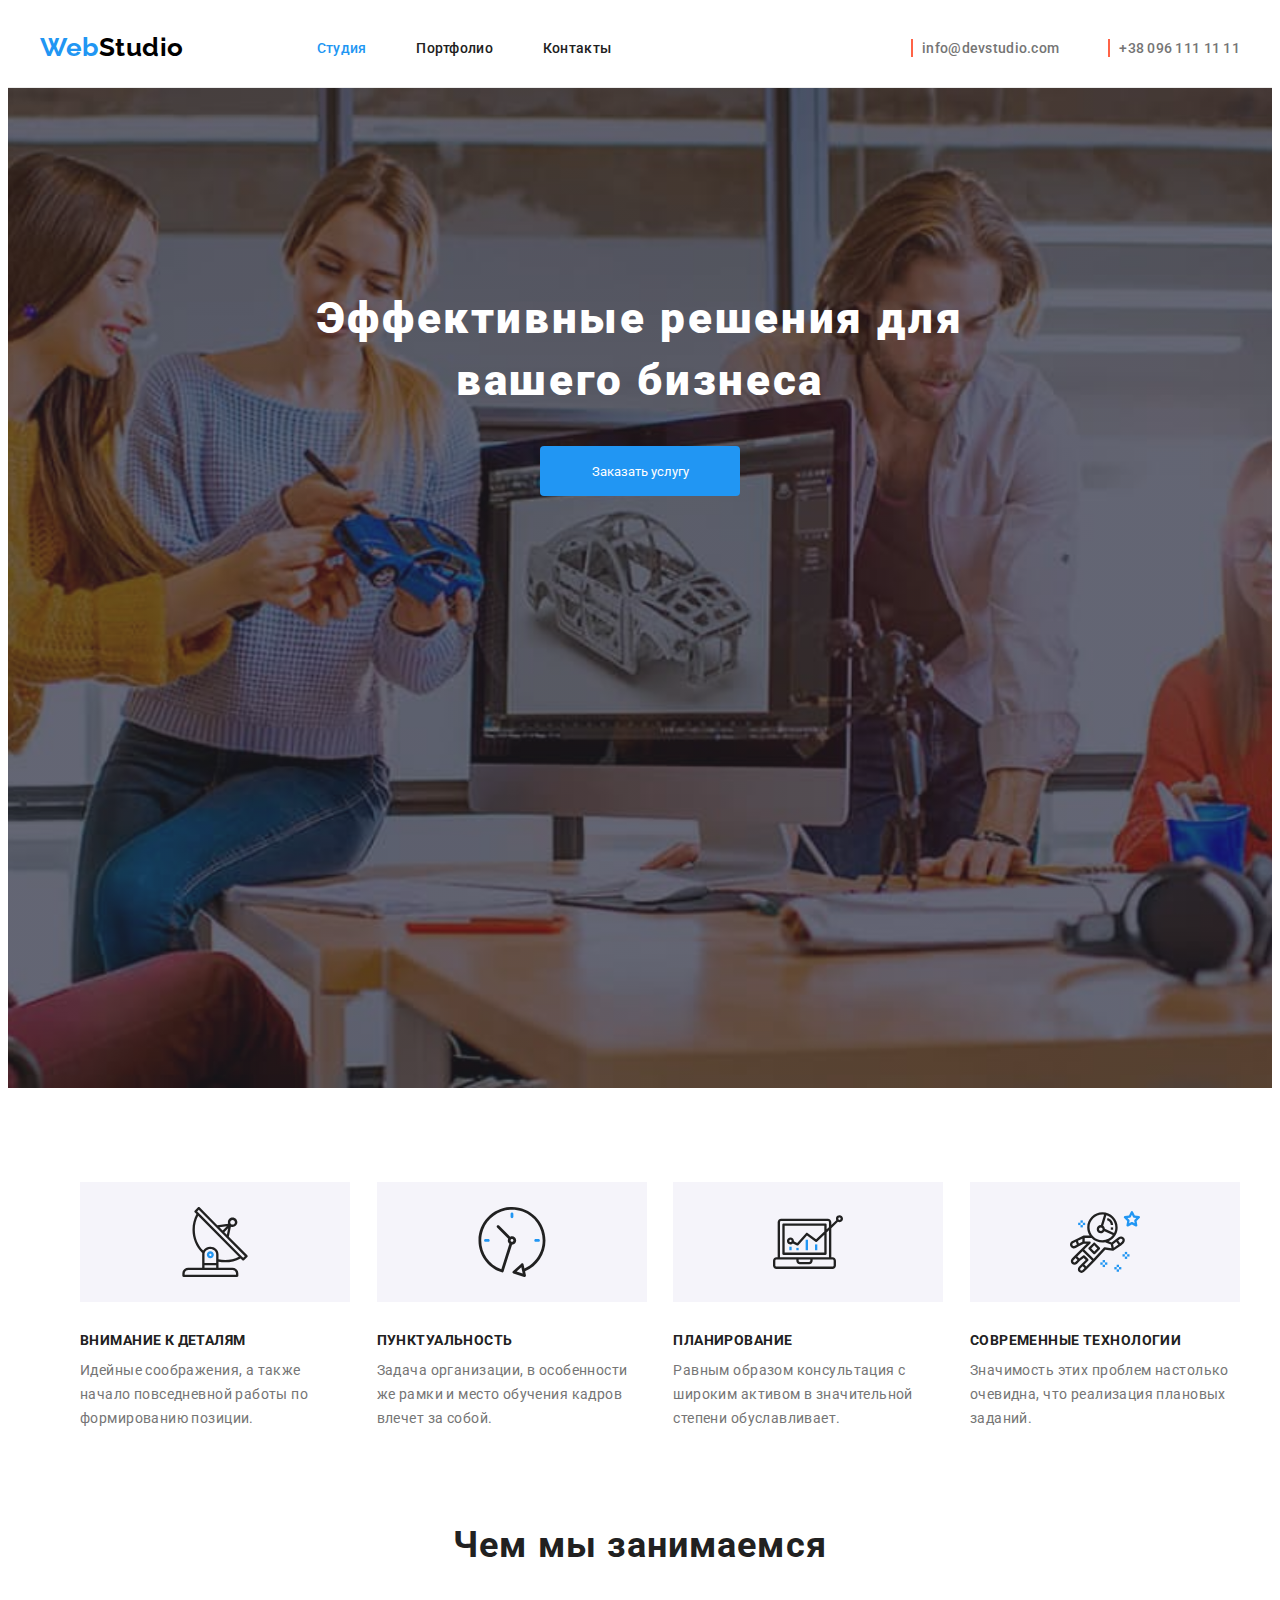
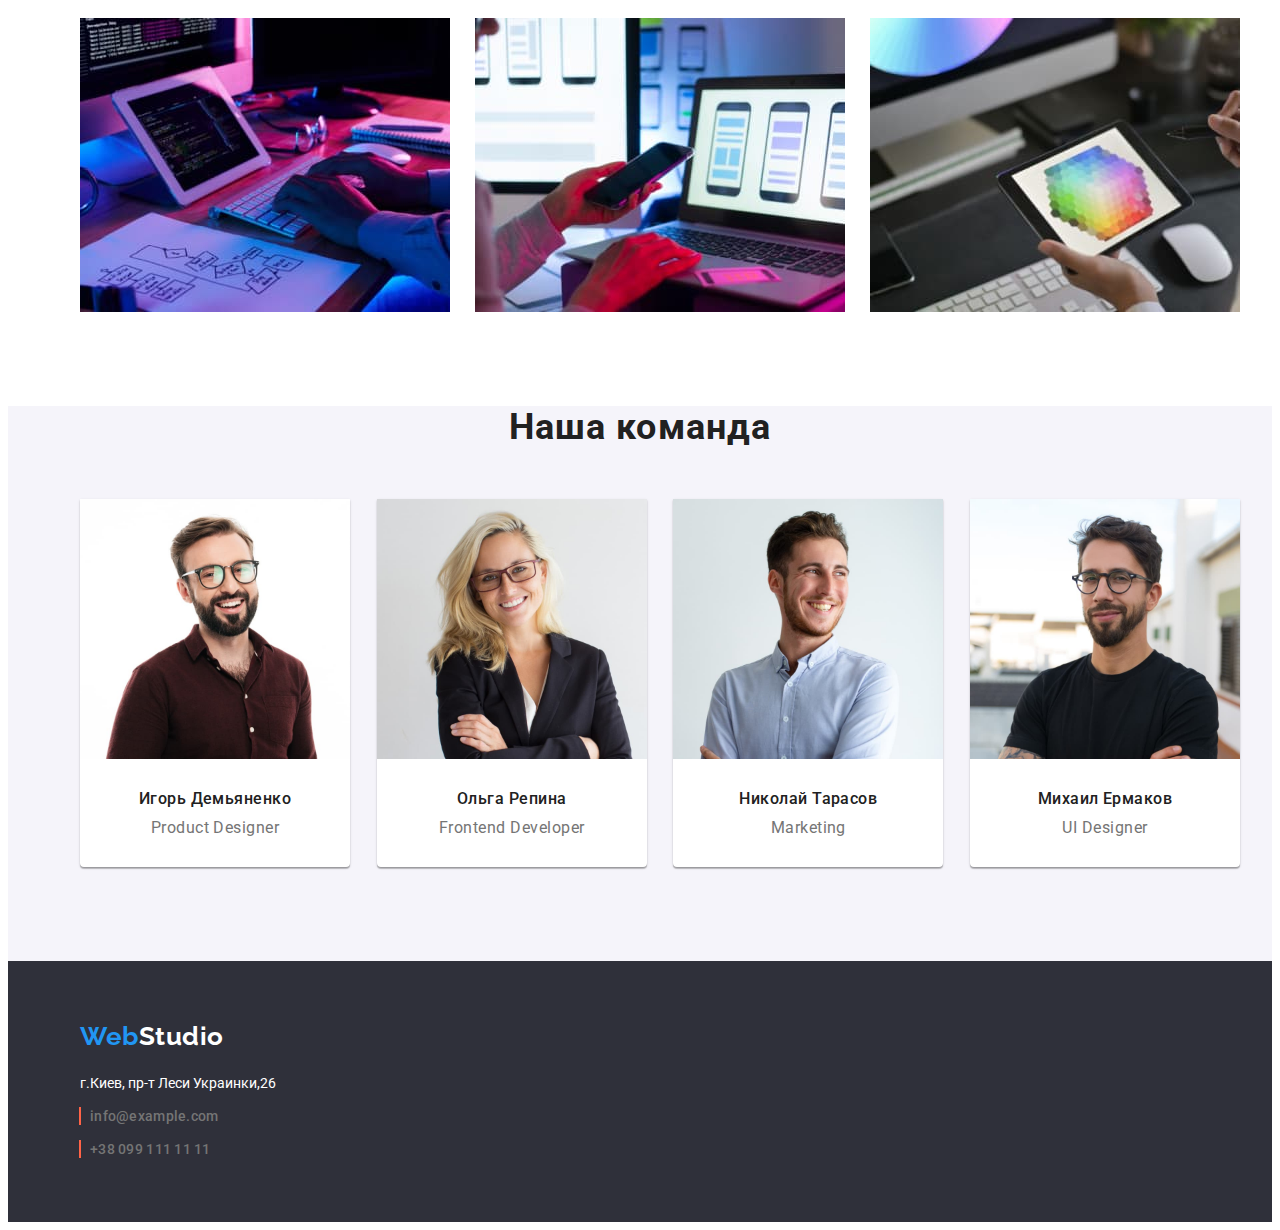
<file: index.html>
<!DOCTYPE html>
<html lang="ru">

<head>
    <meta charset="UTF-8">
    <meta http-equiv="X-UA-Compatible" content="IE=edge">
    <meta name="viewport" content="width=device-width, initial-scale=1.0">
    <title>Document</title>
    <link rel="preconnect" href="https://fonts.googleapis.com">
    <link rel="preconnect" href="https://fonts.gstatic.com" crossorigin>
    <link
        href="https://fonts.googleapis.com/css2?family=Raleway:wght@700&family=Roboto:wght@400;500;700;900&display=swap"
        rel="stylesheet">
    <link rel="stylesheet" href="https://cdnjs.cloudflare.com/ajax/libs/modern-normalize/1.1.0/modern-normalize.min.css"
        integrity="sha512-wpPYUAdjBVSE4KJnH1VR1HeZfpl1ub8YT/NKx4PuQ5NmX2tKuGu6U/JRp5y+Y8XG2tV+wKQpNHVUX03MfMFn9Q=="
        crossorigin="anonymous" referrerpolicy="no-referrer" />
    <link rel="stylesheet" href="./css/styles.css" />
</head>

<body>
    <!-- Шапка сайта -->
    <header class="page-header">
        <div class="container basic-nav">
            <a href="/" class="logo"><span class="web-logo">Web</span>Studio</a>
            <nav>
                <ul class="site-nav list">
                    <li class="item"><a href="./index.html" class="nav-link current">Студия</a></li>
                    <li class="item"><a href="./portfolio.html" class="nav-link">Портфолио</a></li>
                    <li class="item"><a href="#" class="nav-link">Контакты</a></li>
                </ul>
            </nav>
            <ul class="contact-nav list">
                <li class="item icon-envelope "><a href="mailto:info@devstudio.com" class="contact-link">info@devstudio.com</a></li>
                <li class="item"><a href="tel:+380961111111" class="contact-link">+38 096 111 11 11</a></li>
            </ul>
        </div>
    </header>
    <main>
        <!-- Текст на фоне -->
        <section class="hero overlay">
             <div class="container">
                <h1 class="hero-title">Эффективные решения для вашего бизнеса</h1>
                <button type="button" class="primary-button">Заказать услугу</button>
            </div>
        </section>
        <!-- Наши преимущества -->
        <section class="section advantages">
            <div class="container">
                <ul class="advantage list">
                    <li class="item icon-antenna">
                        <h2 class="advantage-title">Внимание к деталям</h2>
                        <p class="paper">
                            Идейные соображения, а также начало повседневной работы по формированию позиции.
                        </p>
                    </li>
                    <li class="item icon-clock">
                        <h2 class="advantage-title">Пунктуальность</h2>
                        <p class="paper">
                            Задача организации, в особенности же рамки и место обучения кадров влечет за собой.
                        </p>
                    </li>
                    <li class="item icon-diagram">
                        <h2 class="advantage-title">Планирование</h2>
                        <p class="paper">
                            Равным образом консультация с широким активом в значительной степени обуславливает.
                        </p>
                    </li>
                    <li class="item icon-astronaut">
                        <h2 class="advantage-title">Современные технологии</h2>
                        <p class="paper">
                            Значимость этих проблем настолько очевидна, что реализация плановых заданий.
                        </p>
                    </li>
                </ul>
            </div>
        </section>
        <!-- Чем занимаемся -->
        <section class="section work">
            <div class="container">
                <h2 class="work-title">Чем мы занимаемся</h2>
                <ul class="work-list list">
                    <li class="item"> <img src="./images/photo1.jpg" alt="Ноутбук" width="370" />
                    </li>
                    <li class="item"> <img src="./images/photo2.jpg" alt="Смартфон" width="370" />
                    </li>
                    <li class="item"> <img src="./images/photo3.jpg" alt="Планшет" width="370" />
                    </li>
                </ul>
            </div>
        </section>
        <!-- Команда -->
        <section class="section team-work">
            <div class="container">
                <h2 class="team-title">Наша команда</h2>
                <ul class=" team list">
                    <li class="item">
                        <img src="./images/img01.jpg" alt="Фото Игоря Демьяненко" width="270" />
                        <div class="names">
                            <h3 class="names-title">Игорь Демьяненко</h3>
                            <p lang="en" class="profession">Product Designer</p>
                        </div>
                    </li>
                    <li class="item">
                        <img src="./images/img02.jpg" alt="Фото Ольги Репины" width="270" />
                        <div class="names">
                            <h3 class="names-title">Ольга Репина</h3>
                            <p lang="en" class="profession">Frontend Developer</p>
                        </div>
                    </li>
                    <li class="item">
                        <img src="./images/img03.jpg" alt="Фото Николая Тарасова" width="270" />
                        <div class="names">
                            <h3 class="names-title">Николай Тарасов</h3>
                            <p lang="en" class="profession">Marketing</p>
                        </div>
                    </li>
                    <li class="item">
                        <img src="./images/img04.jpg" alt="Фото Михаила Ермакова" width="270" />
                        <div class="names">
                            <h3 class="names-title">Михаил Ермаков</h3>
                            <p lang="en" class="profession">UI Designer</p>
                        </div>
                    </li>
                </ul>
            </div>
        </section>
    </main>
    <footer class="footer section">
        <div class="container footer-list">
            <a href="/" class="logo logo-footer"><span class="web-logo">Web</span><span
                    class="studio-logo">Studio</span></a>
            <address>
                <ul class="footer-nav list">
                    <li class="item"><a href="https://www.google.com.ua/maps/place/%D0%B1%D1%83%D0%BB.+%D0%9B%D0%B5%D1%81%D0%B8+%D0%A3%D0%BA%D1%80%D0%B0%D0%B8%D0%BD%D0%BA%D0%B8,+26,+%D0%9A%D0%B8%D0%B5%D0%B2,+02000/@50.4265841,30.5361971,17z/data=!3m1!4b1!4m5!3m4!1s0x40d4cf0e033ecbe9:0x57a4dffefec77da0!8m2!3d50.4265807!4d30.5383858?hl=ru" class="address-link">г.Киев, пр-т Леси Украинки,26</a></li>
                    <li class="item"><a href="mailto:info@example.com" class="contact-link">info@example.com</a></li>
                    <li class="item"><a href="tel:+380991111111" class="contact-link">+38 099 111 11 11</a></li>
                </ul>
            </address>
        </div>
    </footer>
</body>

</html>
</file>
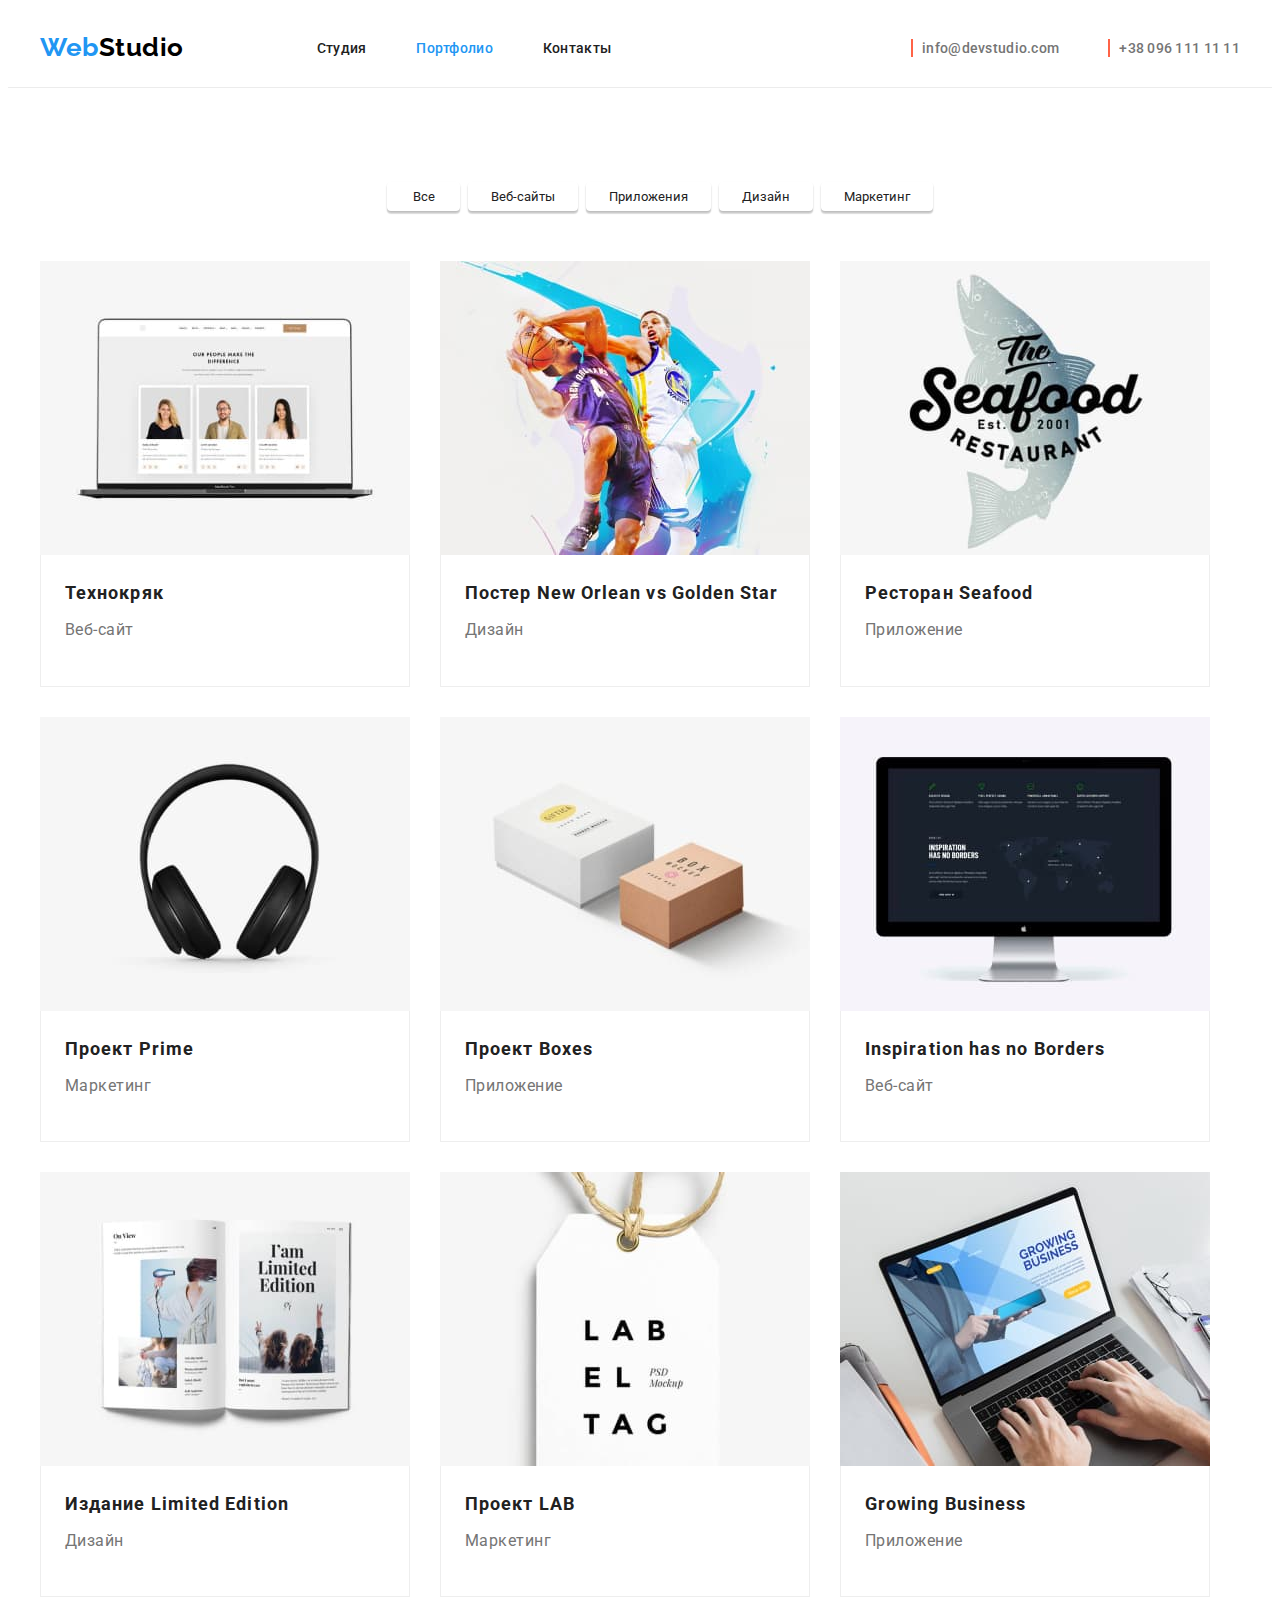
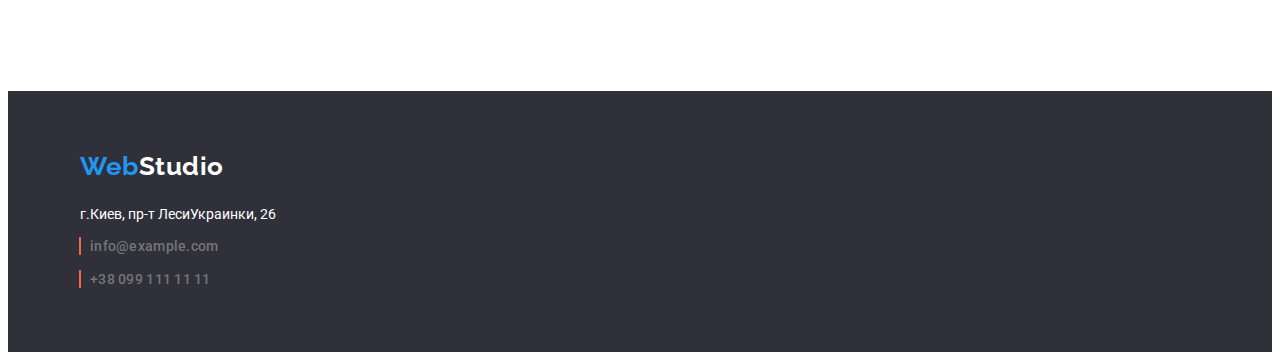
<file: portfolio.html>
<!DOCTYPE html>
<html lang="ru">

<head>
    <meta charset="UTF-8">
    <meta http-equiv="X-UA-Compatible" content="IE=edge">
    <meta name="viewport" content="width=device-width, initial-scale=1.0">
    <title>Document</title>
    <link rel="preconnect" href="https://fonts.googleapis.com">
    <link rel="preconnect" href="https://fonts.gstatic.com" crossorigin>
    <link
        href="https://fonts.googleapis.com/css2?family=Raleway:wght@700&family=Roboto:wght@400;500;700;900&display=swap"
        rel="stylesheet">
    <link rel="stylesheet" href="https://cdnjs.cloudflare.com/ajax/libs/modern-normalize/1.1.0/modern-normalize.min.css"
        integrity="sha512-wpPYUAdjBVSE4KJnH1VR1HeZfpl1ub8YT/NKx4PuQ5NmX2tKuGu6U/JRp5y+Y8XG2tV+wKQpNHVUX03MfMFn9Q=="
        crossorigin="anonymous" referrerpolicy="no-referrer" />
    <link rel="stylesheet" href="./css/styles.css" />
</head>

<body>
    <!-- Шапка сайта -->
    <header class="page-header">
        <div class="container basic-nav">
            <a href="/" class="logo"><span class="web-logo">Web</span>Studio</a>
            <nav>
                <ul class="site-nav list">
                    <li class="item"><a href="./index.html" class="nav-link">Студия</a></li>
                    <li class="item"><a href="./portfolio.html" class="nav-link current">Портфолио</a></li>
                    <li class="item"><a href="/Контакты" class="nav-link">Контакты</a></li>
                </ul>
            </nav>
            <ul class="contact-nav list">
                <li class="item"><a href="mailto:info@devstudio.com" class="contact-link">info@devstudio.com</a></li>
                <li class="item"><a href="tel:+380961111111" class="contact-link">+38 096 111 11 11</a></li>
            </ul>
        </div>
    </header>
    <main>
        <!-- Кнопкы -->
        <section class="section filters-progects">
            <div class="container">
                <h1 class="hide">Проекты</h1>
                <ul class="filters list">
                    <li class="item"> <button type="button" class="portfolio-button">Все</button></li>
                    <li class="item"> <button type="button" class="portfolio-button">Веб-сайты</button></li>
                    <li class="item"> <button type="button" class="portfolio-button">Приложения</button></li>
                    <li class="item"> <button type="button" class="portfolio-button">Дизайн</button></li>
                    <li class="item"> <button type="button" class="portfolio-button">Маркетинг</button></li>
                </ul>
                <!-- Проекты -->
                <ul class="projects list">
                    <li class="item">
                        <img src="./images/img11.jpg" alt="Ноутбук" width="370" />
                        <div class="content">
                            <h2 class="projects-title">Технокряк</h2>
                            <p class="description">Веб-сайт</p>
                        </div>
                    </li>
                    <li class="item">
                        <img src="./images/img21.jpg" alt="Баскетболисты" width="370" />
                        <div class="content">
                            <h2 class="projects-title">Постер New Orlean vs Golden Star</h2>
                            <p class="description">Дизайн</p>
                        </div>
                    </li>
                    <li class="item">
                        <img src="./images/img31.jpg" alt="Логотип ресторана" width="370" />
                        <div class="content">
                            <h2 class="projects-title">Ресторан Seafood</h2>
                            <p class="description">Приложение</p>
                        </div>
                    </li>
                    <li class="item">
                        <img src="./images/img41.jpg" alt="Наушники" width="370" />
                        <div class="content">
                            <h2 class="projects-title">Проект Prime</h2>
                            <p class="description">Маркетинг</p>
                        </div>
                    </li>
                    <li class="item">
                        <img src="./images/img51.jpg" alt="Коробки" width="370" />
                        <div class="content">
                            <h2 class="projects-title">Проект Boxes</h2>
                            <p class="description">Приложение</p>
                        </div>
                    </li>
                    <li class="item">
                        <img src="./images/img61.jpg" alt="Монитор" width="370" />
                        <div class="content">
                            <h2 class="projects-title">Inspiration has no Borders</h2>
                            <p class="description">Веб-сайт</p>
                        </div>
                    </li>
                    <li class="item">
                        <img src="./images/img71.jpg" alt="Журнал" width="370" />
                        <div class="content">
                            <h2 class="projects-title">Издание Limited Edition</h2>
                            <p class="description">Дизайн</p>
                        </div>
                    </li>
                    <li class="item">
                        <img src="./images/img81.jpg" alt="Лейбл" width="370" />
                        <div class="content">
                            <h2 class="projects-title">Проект LAB</h2>
                            <p class="description">Маркетинг</p>
                        </div>
                    </li>
                    <li class="item">
                        <img src="./images/img91.jpg" alt="Компьютер" width="370" />
                        <div class="content">
                            <h2 class="projects-title">Growing Business</h2>
                            <p class="description">Приложение</p>
                        </div>
                    </li>
                </ul>
            </div>
        </section>

    </main>
    <footer class="footer section">
        <div class="container footer-list">
            <a href="/" class="logo logo-footer"><span class="web-logo">Web</span><span
                    class="studio-logo">Studio</span></a>
            <address>
                <ul class="footer-nav list ">
                    <li class="item"><a href="https://www.google.com.ua/maps/place/%D0%B1%D1%83%D0%BB.+%D0%9B%D0%B5%D1%81%D0%B8+%D0%A3%D0%BA%D1%80%D0%B0%D0%B8%D0%BD%D0%BA%D0%B8,+26,+%D0%9A%D0%B8%D0%B5%D0%B2,+02000/@50.4265841,30.5361971,17z/data=!3m1!4b1!4m5!3m4!1s0x40d4cf0e033ecbe9:0x57a4dffefec77da0!8m2!3d50.4265807!4d30.5383858?hl=ru" class="address-link">г.Киев, пр-т ЛесиУкраинки, 26</a></li>
                    <li class="item"><a href="mailto:info@example.com" class="contact-link">info@example.com</a></li>
                    <li class="item"><a href="tel:+380991111111" class="contact-link">+38 099 111 11 11</a></li>
                </ul>
        </div>
        </address>
    </footer>
</body>

</html>
</file>
<file: css/styles.css>
:root {
    --primary-text-color: #757575;
    --primary-background-color: #F5F4FA;
    --accent-color: #2196F3;
    --primary-white-color: #FFFFFF;
    --primary-section-color: #2F303A;
    --primary-title-color: #212121;
    --primary-black-color: #000000;
    --border-bottom-color: #ECECEC;
    --background-button-color: #F5F4FA;
    --border-content-color: #EEEEEE;
    --footer-link-color: #FFFFFF99;

}

body {
    background-color: var(--primary-white-color);
    color: var(--primary-text-color);
    font-family: Roboto, Helvetica, sans-serif;
}

h1,
h2,
h3,
p,
ul {
    margin: 0;
}

img {
    display: block;
    max-width: 100%;
    height: auto;
}

.hide {
    visibility: hidden;
    font-size: 0;
}

.list {
    list-style: none;
}

  /* Site nav */ 

.logo {
    color: var(--primary-black-color);
    font-family: Raleway, sans-serif;
    font-size: 26px;
    font-weight: 700;
    line-height: 1.2;
    letter-spacing: 0.02em;
    text-decoration: none;
}

.web-logo{
    color: var(--accent-color);
}

.studio-logo {
    color: var(--primary-white-color);
}

 /* Page-header */

.page-header {
     border-bottom: 1px solid var(--border-bottom-color);
    }

 /* Basic-nav */

.basic-nav {
    display: flex;
    align-items: center;
    padding: 24px 0;
}

  /* Container */ 

.container {
     margin-left: auto;
     margin-right: auto;
     width: 1200px;
     padding-left: 15px;
     padding-right: 15px;
 }

.nav-link {
    color: var(--primary-title-color);
    font-size: 14px;
    font-weight: 500;
    line-height: 1.2;
    letter-spacing: 0.02em;
    text-decoration: none;
}

.site-nav {
    display: flex;
    margin-left: 93px;
}

.site-nav .item:not(:last-child) {
    margin-right: 50px;
}

.nav-link.current {
    color: var(--accent-color);
}

.nav-link:hover,
.nav-link:focus {
    color: var(--accent-color);
}

 /* Contact nav */

.contact-link {
    color: var(--primary-text-color);
    font-size: 14px;
    font-weight: 500;
    line-height: 1.2;
    letter-spacing: 0.02em;
    text-decoration: none;
}

.contact-nav {
    display: flex;
    margin-left: auto;
}

.contact-nav .item:not(:first-child) { 
    margin-left: 50px;
}

.contact-link:hover,
.contact-link:focus {
    color: var(--accent-color);
}

.contact-link::before {
    display: inline;
    content: "";
    align-items: center;
    margin-right: 10px;
    outline: 1px solid tomato;
    background-repeat: no-repeat;
    background-position: center;

    
}

.icon-envelope::before {
    background-image: url(../images/envelope.svg);

}

 /* Hero */

.hero { 
    padding: 200px 0;
    text-align: center;

    background-color: var(--primary-section-color);
}

.overlay {
    display: block;
    max-width: 1600px;
    height: 600px;
    margin-left: auto;
    margin-right: auto;
    background-image: linear-gradient( to right, rgba(47, 48, 58, 0.4), rgba(47, 48, 58, 0.4)),
    url("../images/img.fon.jpg");
    background-repeat: no-repeat;
    background-position: center;
    background-size: cover;
}

.hero-title {
    color: var(--primary-white-color);
    font-size: 44px;
    font-weight: 900;
    line-height: 1.4;
    letter-spacing: 0.06em;
    max-width: 696px;
    margin: auto;

    margin-bottom: 35px;
}

 /* Section */

.section {
    padding-top: 94px;
    padding-bottom: 94px;
}

 /* Advantages */

.advantages {
    padding-bottom: 47px;
}

.advantage {
    display: flex;
    justify-content: space-between;
    margin-right: -15px;
 }

.advantage .item::before {
    content:"";
    display: block;
    height: 120px;
    margin-bottom: 30px;

    background-color: rgba(245, 244, 250, 1);
    background-size: 70px;
    background-repeat: no-repeat;
    background-position: center;
    

}

.icon-antenna::before {
    background-image: url(../images/antenna.svg);
    background-size: 10px;

}

.icon-clock::before {
    background-image: url(../images/clock.svg);
}

.icon-diagram::before {
    background-image: url(../images/diagram.svg);
}

.icon-astronaut::before {
    background-image: url(../images/astronaut.svg);
}

.advantage .item {
    width: 270px;
    margin-right: 15px;
}

.advantage-title {
    color: var(--primary-title-color);
    font-size: 14px;
    font-weight: 700;
    line-height: 1.2;
    letter-spacing: 0.03em;
    text-align: left;
    text-transform: uppercase;

    margin-bottom: 10px;
}

.advantage .paper { 
    font-size: 14px;
    line-height: 1.7;
    letter-spacing: 0.03em;
    text-align: left;
}

 /* Work */

.work {
    padding-top: 47px;
}

.work-title,
.team-title {
    color: var(--primary-title-color);
    font-size: 36px;
    font-weight: 700;
    line-height: 1.2;
    letter-spacing: 0.03em;
    text-align: center;

    margin-bottom: 50px;
}

.work-list { 
    display: flex;
    justify-content: space-between;
}
 
 /* Team */

.team-work {
    padding-top: 0;
    background-color: var(--primary-background-color);
}

.team {
    display: flex;
    justify-content: space-between;
}

.team .item {
    background-color: var(--primary-white-color);
    border-radius: 0px 0px 4px 4px;
    box-shadow: 0px 2px 1px 0px #00000033, 0px 1px 1px 0px #00000024, 0px 1px 3px 0px #0000001F;

}

.names {
    text-align: center;
    margin-top: 30px;
    margin-bottom: 30px;
}

.names-title {
    color: var(--primary-title-color);
    font-size: 16px;
    font-weight: 500;
    line-height: 1.2;
    letter-spacing: 0.03em;

    margin-bottom: 10px;
}

.profession {
    font-size: 16px;
    line-height: 1.2;
    letter-spacing: 0.03em;

    margin-bottom: 30px;
}

 /* Button */

.primary-button {
    display: inline-block;
    border-radius: 4px;
    padding: 10px 32px;
    min-width: 200px;
    text-align: center;
    min-height: 50px;
    
    color: var(--primary-white-color);
    background-color: var(--accent-color);
    border: 1px solid transparent;
    font-family: inherit;
    cursor: pointer;
}

.primary-button:hover,
.primary-button:focus {
    background-color: var(--primary-white-color);
    color: var(--accent-color);
}

.portfolio-button {
    display: inline-block;
    border-radius: 4px;
    padding: 6px 22px;
    min-width: 73px;
    text-align: center;
    margin-bottom: 50px;

    color: var(--primary-title-color);
    background-color: var(--background-button);
    border: 1px solid transparent;
    box-shadow: 0px 2px 2px 0px #0000001F, 0px 1px 2px 0px #00000014, 0px 3px 1px 0px #0000001A;
    cursor: pointer;
    font-family: inherit;
}

.filters {
    display: flex;
    justify-content: center;
}

.filters .item:not(:last-child) {
    margin-right: 8px;
}

.filters .portfolio-button:hover,
.filters .portfolio-button:focus {
    color: var(--primary-white-color);
    background-color: var(--accent-color);
}

 /* Projects */
 
.projects {
    display: flex;
    flex-wrap: wrap;
    padding: 0;
}

.projects .item {
    width: 370px;
}

.projects .item:not(:nth-child(3n)) {
    margin-right: 30px; 
}

.projects .item:not(:nth-last-child(-n+3)) {
    margin-bottom: 30px;
}

.projects-title {
    color: var(--primary-title-color);
    font-size: 18px;
    font-weight: 700;
    line-height: 2;
    letter-spacing: 0.06em;
    
    margin-bottom: 4px;
}

.description {
    font-size: 16px;
    line-height: 1.9;
    letter-spacing: 0.03em;
    margin-bottom: 20px;
}

.content {
    padding: 20px 24px;
    border: 1px solid var(--border-content-color);
    border-top: none;
}

 /* Footer nav */

.footer {
    background-color: var(--primary-section-color);
    padding-top: 60px;
    padding-bottom: 60px;
}

.logo-footer {
    display: block;
    margin-bottom: 20px;
    margin-left: 40px;
}

.footer-list {
   display: flex;
   flex-direction: column;
}

.footer-list .item {
    margin-bottom: 9px;
    display: block;
}

.footer-list .item:last-child {
    margin-bottom: 0;
}

.footer-nav {
    font-size: 14px;
    line-height: 1.7;
    font-style: normal;
}

.address-link {
    color: var(--primary-white-color);
    text-decoration: none;
}

.address-link:hover,
.address-link:focus {
    color: var(--accent-color);
}
</file>
